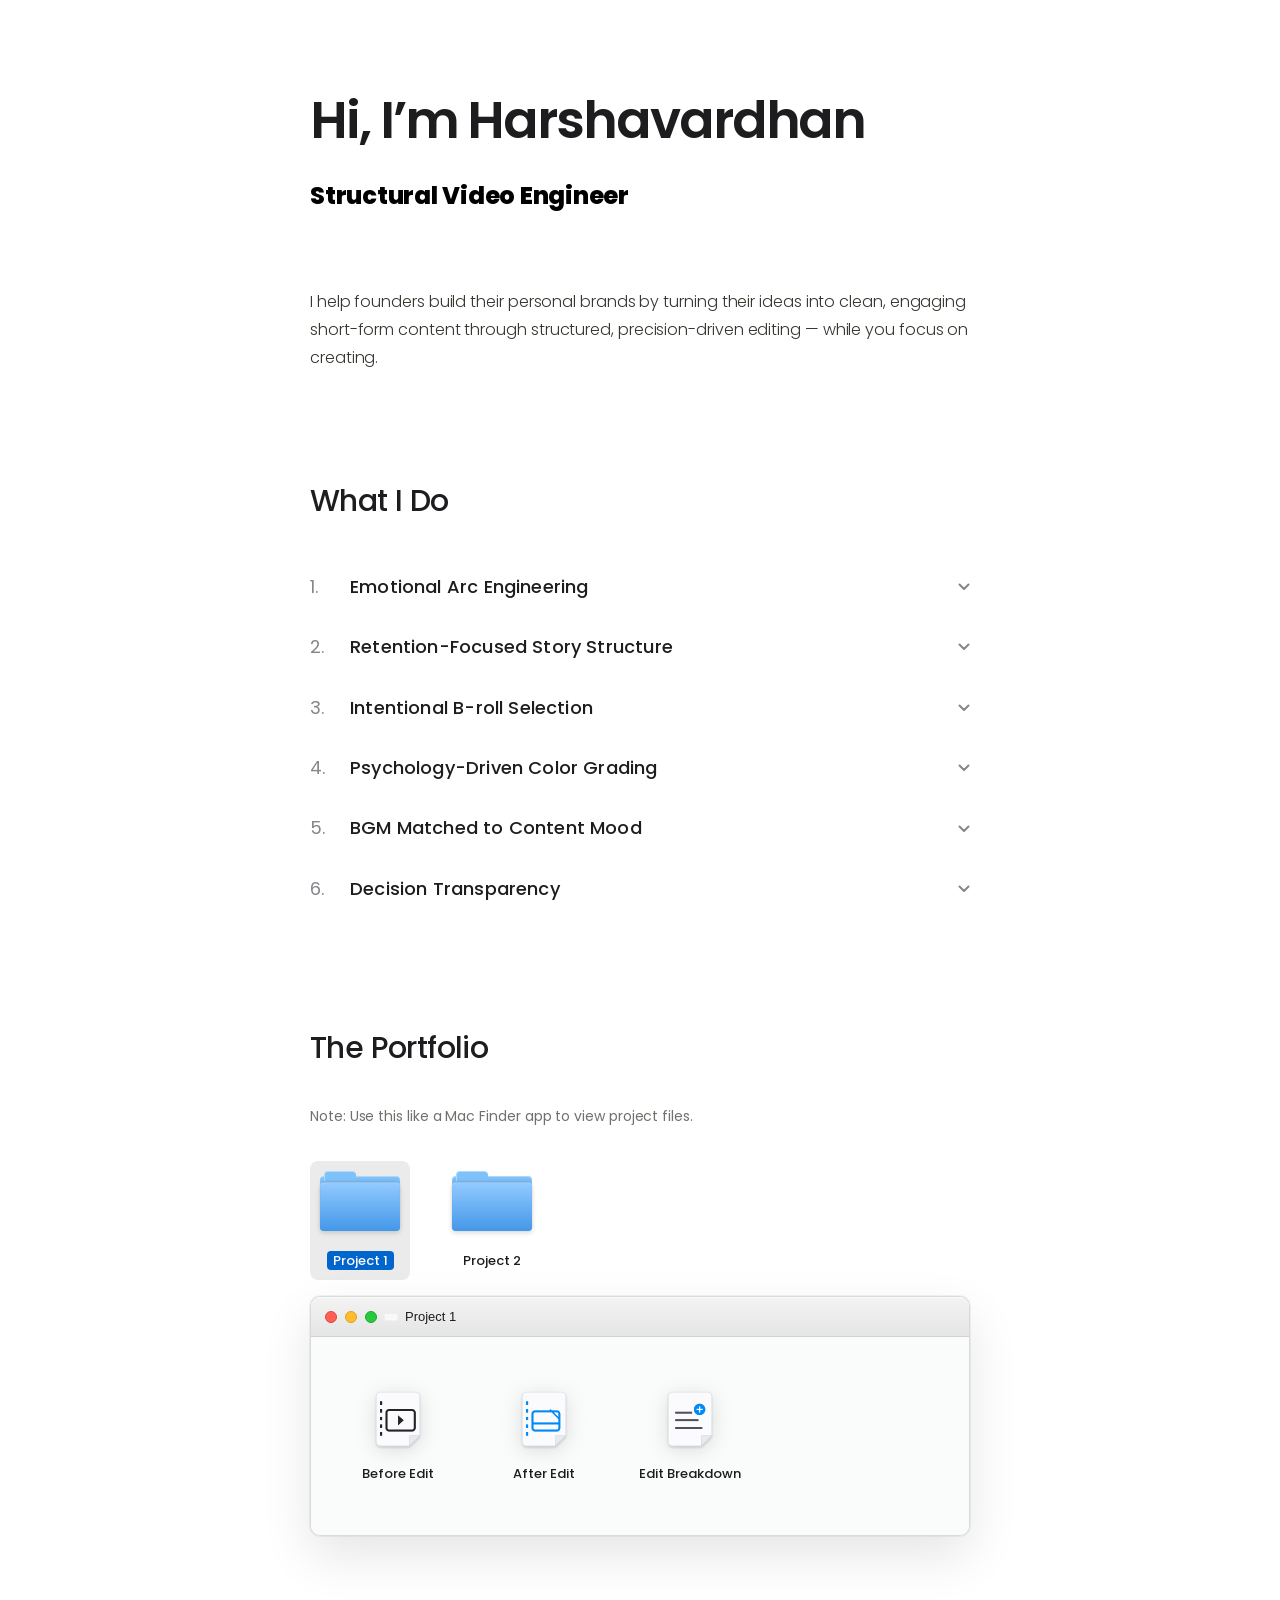
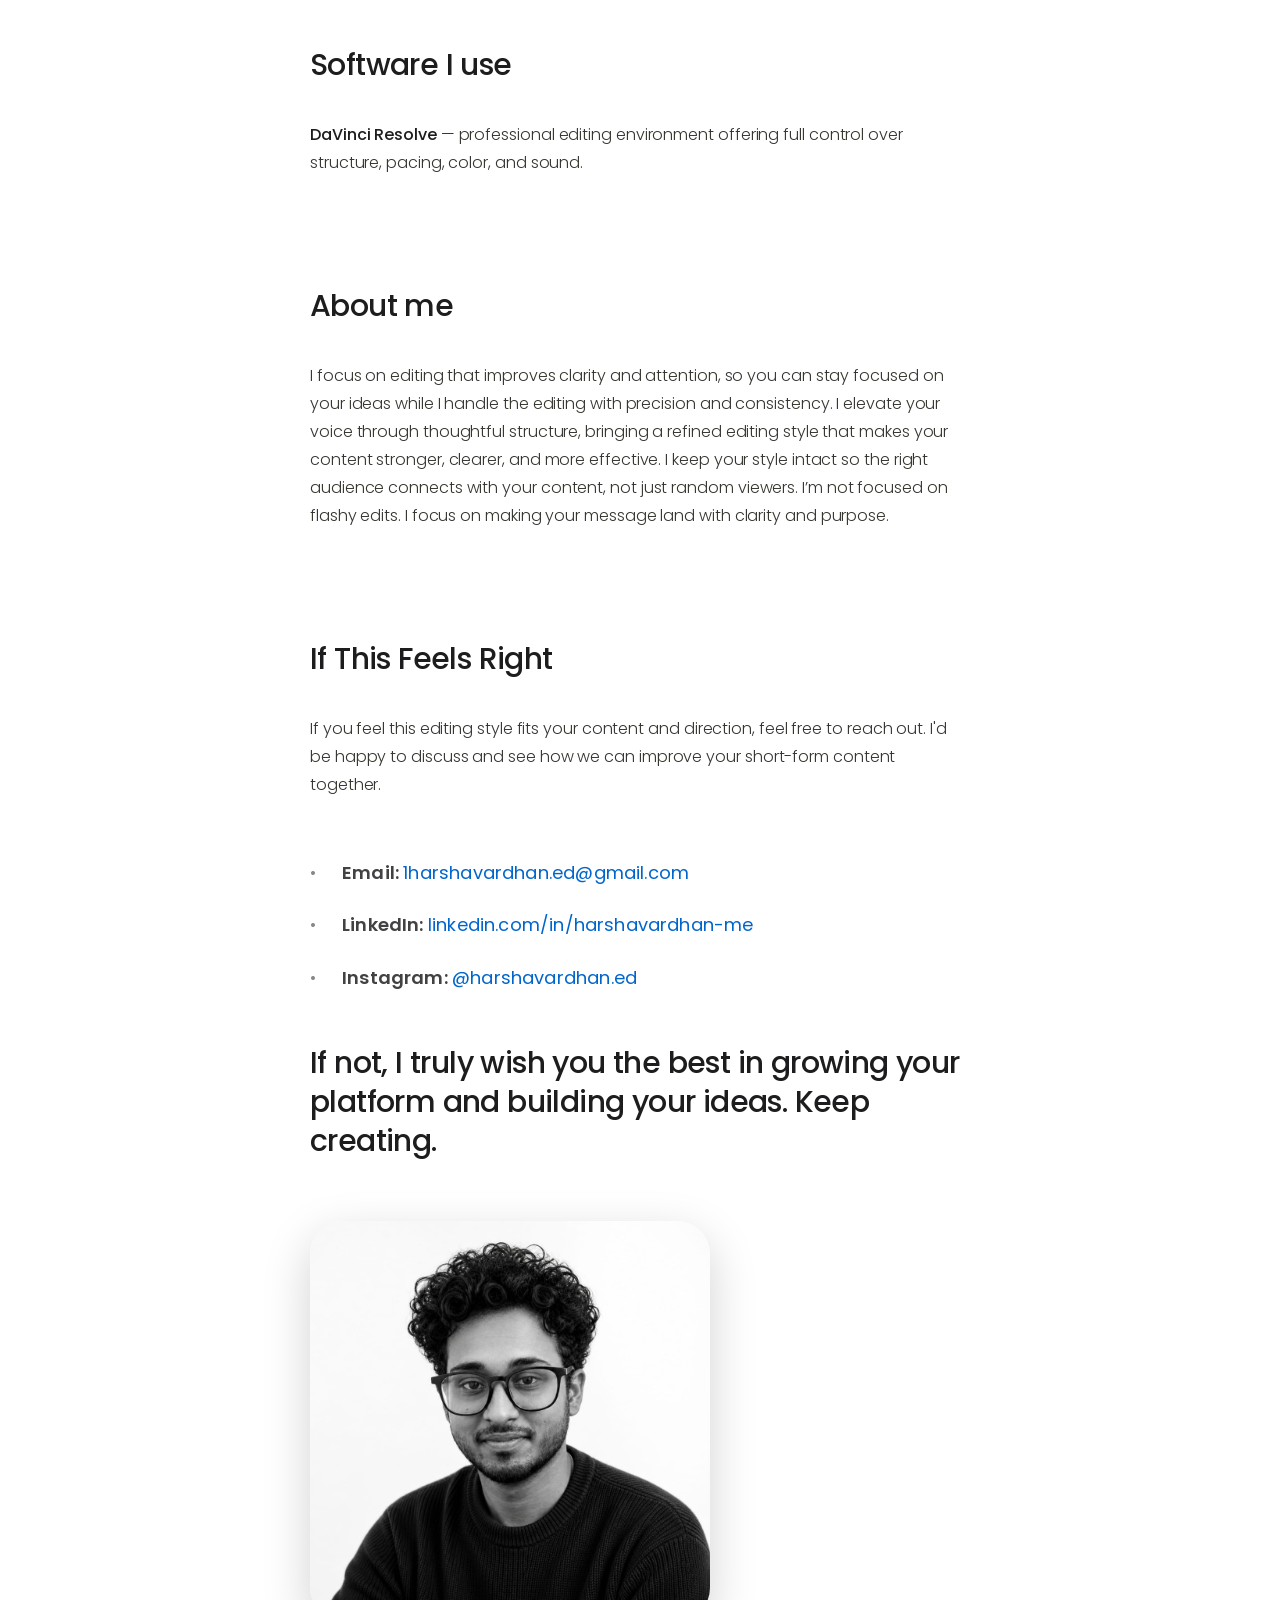
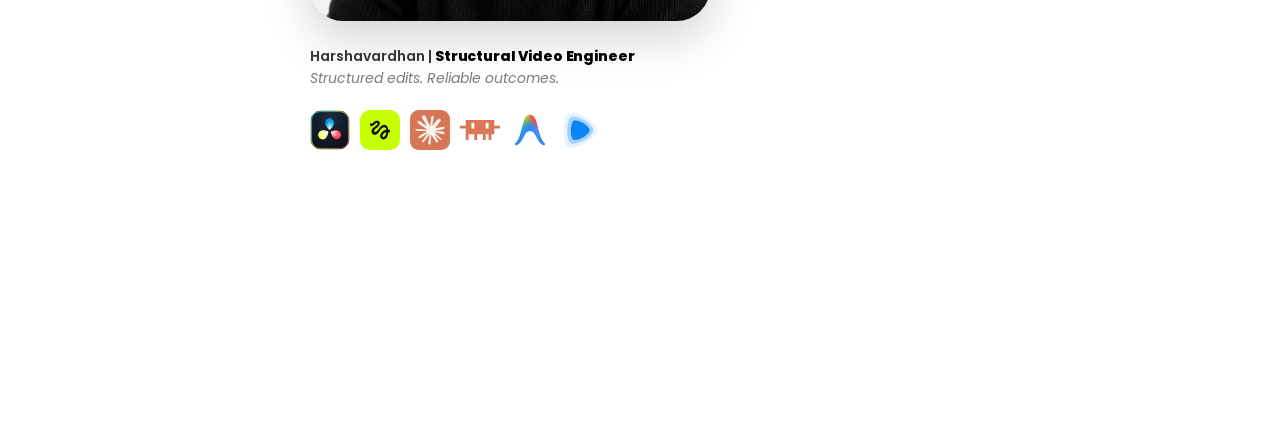
<file: index.html>
<!DOCTYPE html>
<html lang="en">

<head>
    <meta charset="UTF-8">
    <meta name="viewport" content="width=device-width, initial-scale=1.0, maximum-scale=1.0, user-scalable=no">
    <title>Harshavardhan | Structural Video Engineer</title>
    <link rel="icon" type="image/png" sizes="512x512" href="assets/favicon-round.png?v=5">
    <link rel="icon" type="image/png" sizes="32x32" href="assets/favicon-32x32.png?v=5">
    <link rel="icon" type="image/png" href="favicon.png?v=5">
    <link rel="apple-touch-icon" sizes="180x180" href="apple-touch-icon.png?v=5">
    <link rel="shortcut icon" href="favicon.ico?v=5">
    <link rel="preconnect" href="https://fonts.googleapis.com">
    <link rel="preconnect" href="https://fonts.gstatic.com" crossorigin>
    <link
        href="https://fonts.googleapis.com/css2?family=Poppins:ital,wght@0,300;0,400;0,500;0,600;1,300;1,400&display=swap"
        rel="stylesheet">
    <link rel="stylesheet" href="styles.css?v=999">
</head>

<body class="notion-light-theme">
    <!-- SVG Definitions for Mac Folder -->
    <svg style="display: none;">
        <defs>
            <linearGradient id="folderBack" x1="0%" y1="0%" x2="0%" y2="100%">
                <stop offset="0%" stop-color="#73bdf6" />
                <stop offset="100%" stop-color="#499aeb" />
            </linearGradient>
            <linearGradient id="folderFront" x1="0%" y1="0%" x2="0%" y2="100%">
                <stop offset="0%" stop-color="#8fd2ff" />
                <stop offset="100%" stop-color="#5eb3fb" />
            </linearGradient>
            <filter id="folderShadow" x="-10%" y="-10%" width="120%" height="120%">
                <feDropShadow dx="0" dy="1" stdDeviation="1.5" flood-color="#005a9e" flood-opacity="0.2" />
            </filter>
            <linearGradient id="rawVideoBg" x1="10" y1="2" x2="38" y2="46" gradientUnits="userSpaceOnUse">
                <stop offset="0%" stop-color="#cbd5e1" />
                <stop offset="100%" stop-color="#94a3b8" />
            </linearGradient>
            <linearGradient id="rawVideoFold" x1="30" y1="10" x2="38" y2="2" gradientUnits="userSpaceOnUse">
                <stop offset="0%" stop-color="#94a3b8" />
                <stop offset="100%" stop-color="#f1f5f9" />
            </linearGradient>
            <linearGradient id="editedVideoBg" x1="10" y1="2" x2="38" y2="46" gradientUnits="userSpaceOnUse">
                <stop offset="0%" stop-color="#4f46e5" />
                <stop offset="100%" stop-color="#06b6d4" />
            </linearGradient>
            <linearGradient id="editedVideoFold" x1="30" y1="10" x2="38" y2="2" gradientUnits="userSpaceOnUse">
                <stop offset="0%" stop-color="#1e1b4b" opacity="0.5" />
                <stop offset="100%" stop-color="#e0e7ff" />
            </linearGradient>
            <linearGradient id="insightsBg" x1="10" y1="2" x2="38" y2="46" gradientUnits="userSpaceOnUse">
                <stop offset="0%" stop-color="#ffffff" />
                <stop offset="100%" stop-color="#f8fafc" />
            </linearGradient>
            <linearGradient id="insightsFold" x1="30" y1="10" x2="38" y2="2" gradientUnits="userSpaceOnUse">
                <stop offset="0%" stop-color="#e2e8f0" />
                <stop offset="100%" stop-color="#ffffff" />
            </linearGradient>
            <g id="mac-folder">
                <path
                    d="M 5,10 C 2,10 0,12 0,15 L 0,75 C 0,78 2,80 5,80 L 95,80 C 98,80 100,78 100,75 L 100,25 C 100,22 98,20 95,20 L 45,20 L 35,10 Z"
                    fill="url(#folderBack)" />
                <rect x="10" y="18" width="80" height="40" fill="#f8f9fa" rx="2" />
                <path
                    d="M 0,30 C 0,28 2,26 5,26 L 95,26 C 98,26 100,28 100,30 L 100,75 C 100,78 98,80 95,80 L 5,80 C 2,80 0,78 0,75 Z"
                    fill="url(#folderFront)" filter="url(#folderShadow)" />
            </g>
            <g id="rawVideoIcon">
                <path d="M10 4C10 2.89543 10.8954 2 12 2H30L38 10V44C38 45.1046 37.1046 46 36 46H12C10.8954 46 10 45.1046 10 44V4Z" fill="url(#rawVideoBg)" />
                <path d="M30 2V8C30 9.10457 30.8954 10 32 10H38L30 2Z" fill="url(#rawVideoFold)" />
                <rect x="13" y="6" width="3" height="3" rx="0.5" fill="#1e293b" opacity="0.6"/>
                <rect x="13" y="13" width="3" height="3" rx="0.5" fill="#1e293b" opacity="0.6"/>
                <rect x="13" y="20" width="3" height="3" rx="0.5" fill="#1e293b" opacity="0.6"/>
                <rect x="13" y="27" width="3" height="3" rx="0.5" fill="#1e293b" opacity="0.6"/>
                <rect x="13" y="34" width="3" height="3" rx="0.5" fill="#1e293b" opacity="0.6"/>
                <rect x="13" y="41" width="3" height="3" rx="0.5" fill="#1e293b" opacity="0.6"/>
                <path d="M21 18C19.8954 18 19 18.8954 19 20V28C19 29.1046 19.8954 30 21 30H27C28.1046 30 29 29.1046 29 28V20C29 18.8954 28.1046 18 27 18H21ZM31 20.5L34.5 18V30L31 27.5V20.5Z" fill="#0f172a"/>
            </g>
            <g id="editedVideoIcon">
                <path d="M10 4C10 2.89543 10.8954 2 12 2H30L38 10V44C38 45.1046 37.1046 46 36 46H12C10.8954 46 10 45.1046 10 44V4Z" fill="url(#editedVideoBg)" />
                <path d="M30 2V8C30 9.10457 30.8954 10 32 10H38L30 2Z" fill="url(#editedVideoFold)" />
                <rect x="13" y="6" width="3" height="3" rx="0.5" fill="#ffffff" opacity="0.4"/>
                <rect x="13" y="13" width="3" height="3" rx="0.5" fill="#ffffff" opacity="0.4"/>
                <rect x="13" y="20" width="3" height="3" rx="0.5" fill="#ffffff" opacity="0.4"/>
                <rect x="13" y="27" width="3" height="3" rx="0.5" fill="#ffffff" opacity="0.4"/>
                <rect x="13" y="34" width="3" height="3" rx="0.5" fill="#ffffff" opacity="0.4"/>
                <rect x="13" y="41" width="3" height="3" rx="0.5" fill="#ffffff" opacity="0.4"/>
                <circle cx="25" cy="25" r="7" fill="white" fill-opacity="0.2" stroke="white" stroke-width="1.5"/>
                <path d="M23.5 21.5V28.5L28.5 25L23.5 21.5Z" fill="white"/>
                <path d="M33 14C33 15 33.5 16 34.5 16C33.5 16 33 17 33 18C33 17 32.5 16 31.5 16C32.5 16 33 15 33 14Z" fill="#fbbf24"/>
                <path d="M30 35C30 35.5 30.2 36 30.7 36C30.2 36 30 36.5 30 37C30 36.5 29.8 36 29.3 36C29.8 36 30 35.5 30 35Z" fill="#fbbf24"/>
            </g>
            <g id="insightsIcon">
                <path d="M10 4C10 2.89543 10.8954 2 12 2H30L38 10V44C38 45.1046 37.1046 46 36 46H12C10.8954 46 10 45.1046 10 44V4Z" fill="url(#insightsBg)" stroke="#e2e8f0" stroke-width="0.5" />
                <path d="M30 2V8C30 9.10457 30.8954 10 32 10H38L30 2Z" fill="url(#insightsFold)" />
                <rect x="14" y="16" width="20" height="1.5" rx="0.75" fill="#94a3b8" />
                <rect x="14" y="21" width="16" height="1.5" rx="0.75" fill="#94a3b8" />
                <rect x="14" y="26" width="20" height="1.5" rx="0.75" fill="#3b82f6" />
                <rect x="14" y="31" width="12" height="1.5" rx="0.75" fill="#3b82f6" />
                <rect x="14" y="36" width="18" height="1.5" rx="0.75" fill="#94a3b8" />
            </g>
        </defs>
    </svg>

    <div class="notion-app-inner">


        <main class="notion-page">

            <h1 class="notion-title">Hi, I’m Harshavardhan</h1>
            <h2 class="notion-subtitle">Structural Video Engineer</h2>
            <div class="notion-page-content">
                <div class="notion-text">I help founders build their personal brands by turning their ideas into clean, engaging
                    short-form content through structured, precision-driven editing — while you focus on creating.</div>

                <h2 class="notion-h2">What I Do</h2>
                <div class="notion-accordion">
                    <div class="notion-accordion-item">
                        <div class="notion-accordion-header">
                            <span class="notion-list-number">1.</span>
                            <div class="notion-list-text"><strong>Emotional Arc Engineering</strong></div>
                            <div class="accordion-icon"><svg viewBox="0 0 12 8" fill="none"
                                    xmlns="http://www.w3.org/2000/svg">
                                    <path d="M1.5 1.5L6 6L10.5 1.5" stroke="currentColor" stroke-width="2"
                                        stroke-linecap="round" stroke-linejoin="round" />
                                </svg></div>
                        </div>
                        <div class="notion-accordion-body">
                            <div class="notion-accordion-content">
                                <p>Every video is structured to take the viewer on a deliberate emotional journey — from
                                    hook to resolution.</p>
                            </div>
                        </div>
                    </div>

                    <div class="notion-accordion-item">
                        <div class="notion-accordion-header">
                            <span class="notion-list-number">2.</span>
                            <div class="notion-list-text"><strong>Retention-Focused Story Structure</strong></div>
                            <div class="accordion-icon"><svg viewBox="0 0 12 8" fill="none"
                                    xmlns="http://www.w3.org/2000/svg">
                                    <path d="M1.5 1.5L6 6L10.5 1.5" stroke="currentColor" stroke-width="2"
                                        stroke-linecap="round" stroke-linejoin="round" />
                                </svg></div>
                        </div>
                        <div class="notion-accordion-body">
                            <div class="notion-accordion-content">
                                <p>Raw footage restructured into a narrative that keeps viewers watching until the last
                                    second.</p>
                            </div>
                        </div>
                    </div>

                    <div class="notion-accordion-item">
                        <div class="notion-accordion-header">
                            <span class="notion-list-number">3.</span>
                            <div class="notion-list-text"><strong>Intentional B-roll Selection</strong></div>
                            <div class="accordion-icon"><svg viewBox="0 0 12 8" fill="none"
                                    xmlns="http://www.w3.org/2000/svg">
                                    <path d="M1.5 1.5L6 6L10.5 1.5" stroke="currentColor" stroke-width="2"
                                        stroke-linecap="round" stroke-linejoin="round" />
                                </svg></div>
                        </div>
                        <div class="notion-accordion-body">
                            <div class="notion-accordion-content">
                                <p>Every clip chosen for how it makes the viewer feel — not just what it shows.</p>
                            </div>
                        </div>
                    </div>

                    <div class="notion-accordion-item">
                        <div class="notion-accordion-header">
                            <span class="notion-list-number">4.</span>
                            <div class="notion-list-text"><strong>Psychology-Driven Color Grading</strong></div>
                            <div class="accordion-icon"><svg viewBox="0 0 12 8" fill="none"
                                    xmlns="http://www.w3.org/2000/svg">
                                    <path d="M1.5 1.5L6 6L10.5 1.5" stroke="currentColor" stroke-width="2"
                                        stroke-linecap="round" stroke-linejoin="round" />
                                </svg></div>
                        </div>
                        <div class="notion-accordion-body">
                            <div class="notion-accordion-content">
                                <p>Color graded to build trust, create mood, and reinforce the emotional tone of each
                                    moment.</p>
                            </div>
                        </div>
                    </div>

                    <div class="notion-accordion-item">
                        <div class="notion-accordion-header">
                            <span class="notion-list-number">5.</span>
                            <div class="notion-list-text"><strong>BGM Matched to Content Mood</strong></div>
                            <div class="accordion-icon"><svg viewBox="0 0 12 8" fill="none"
                                    xmlns="http://www.w3.org/2000/svg">
                                    <path d="M1.5 1.5L6 6L10.5 1.5" stroke="currentColor" stroke-width="2"
                                        stroke-linecap="round" stroke-linejoin="round" />
                                </svg></div>
                        </div>
                        <div class="notion-accordion-body">
                            <div class="notion-accordion-content">
                                <p>Music selected and layered to prime the viewer's emotional state before a single word
                                    lands.</p>
                            </div>
                        </div>
                    </div>

                    <div class="notion-accordion-item">
                        <div class="notion-accordion-header">
                            <span class="notion-list-number">6.</span>
                            <div class="notion-list-text"><strong>Decision Transparency</strong></div>
                            <div class="accordion-icon"><svg viewBox="0 0 12 8" fill="none"
                                    xmlns="http://www.w3.org/2000/svg">
                                    <path d="M1.5 1.5L6 6L10.5 1.5" stroke="currentColor" stroke-width="2"
                                        stroke-linecap="round" stroke-linejoin="round" />
                                </svg></div>
                        </div>
                        <div class="notion-accordion-body">
                            <div class="notion-accordion-content">
                                <p>Every edit comes with a breakdown document explaining what I did, why I did it, and
                                    what it delivers for your content.</p>
                            </div>
                        </div>
                    </div>
                </div>

                <h2 class="notion-h2">The Portfolio</h2>
                <div class="notion-text"
                    style="margin-bottom: 32px; font-size: 14px; opacity: 0.7; font-weight: 400;">
                    Note: Use this like a Mac Finder app to view project files.
                </div>
                <div class="portfolio-grid" id="portfolio-grid">

                    <!-- Top-Level Project Folders -->
                    <div class="mac-folders-row">
                        <div class="mac-folder-trigger active" data-target="project1-window">
                            <div class="css-mac-folder">
                                <div class="css-mac-folder-tab"></div>
                            </div>
                            <span class="mac-folder-trigger-text">Project 1</span>
                        </div>

                        <div class="mac-folder-trigger" data-target="project2-window">
                            <div class="css-mac-folder">
                                <div class="css-mac-folder-tab"></div>
                            </div>
                            <span class="mac-folder-trigger-text">Project 2</span>
                        </div>
                    </div>

                    <!-- Project 1 Window -->
                    <div class="mac-window open" id="project1-window">
                        <div class="mac-titlebar">
                            <div class="mac-dots">
                                <span class="mac-dot red close-btn"></span>
                                <span class="mac-dot yellow"></span>
                                <span class="mac-dot green"></span>
                            </div>
                            <div class="mac-title-path">
                                <svg viewBox="0 0 100 80" class="mac-title-folder-icon">
                                    <use href="#mac-folder"></use>
                                </svg>
                                <span class="mac-title-text">Project 1</span>
                            </div>
                        </div>
                        <div class="mac-body">
                            <a href="#" class="mac-file video-link" data-video="videos/before_edit.mp4" data-next="videos/after_edit.mp4">
                                <div class="mac-file-icon">
                                    <img src="assets/before-edit-icon.png" alt="Before Edit" class="mac-file-img">
                                </div>
                                <span class="mac-file-text">Before Edit</span>
                            </a>
                            <a href="#" class="mac-file video-link" data-video="videos/after_edit.mp4" data-next="videos/before_edit.mp4" data-aspect="portrait">
                                <div class="mac-file-icon">
                                    <img src="assets/after-edit-icon.png" alt="After Edit" class="mac-file-img">
                                </div>
                                <span class="mac-file-text">After Edit</span>
                            </a>
                            <a href="#" class="mac-file text-link" data-content-id="insights-project1">
                                <div class="mac-file-icon">
                                    <img src="assets/edit-breakdown-icon.png" alt="Edit Breakdown" class="mac-file-img">
                                </div>
                                <span class="mac-file-text">Edit Breakdown</span>
                            </a>
                        </div>
                    </div>

                    <!-- Project 2 Window -->
                    <div class="mac-window" id="project2-window">
                        <div class="mac-titlebar">
                            <div class="mac-dots">
                                <span class="mac-dot red close-btn"></span>
                                <span class="mac-dot yellow"></span>
                                <span class="mac-dot green"></span>
                            </div>
                            <div class="mac-title-path">
                                <svg viewBox="0 0 100 80" class="mac-title-folder-icon">
                                    <use href="#mac-folder"></use>
                                </svg>
                                <span class="mac-title-text">Project 2</span>
                            </div>
                        </div>
                        <div class="mac-body">
                            <a href="#" class="mac-file video-link" data-video="videos/before_edit_p2.mp4" data-next="videos/after_edit_p2.mp4">
                                <div class="mac-file-icon">
                                    <img src="assets/before-edit-icon.png" alt="Before Edit" class="mac-file-img">
                                </div>
                                <span class="mac-file-text">Before Edit</span>
                            </a>
                            <a href="#" class="mac-file video-link" data-video="videos/after_edit_p2.mp4" data-next="videos/before_edit_p2.mp4" data-aspect="portrait">
                                <div class="mac-file-icon">
                                    <img src="assets/after-edit-icon.png" alt="After Edit" class="mac-file-img">
                                </div>
                                <span class="mac-file-text">After Edit</span>
                            </a>
                            <a href="#" class="mac-file text-link" data-content-id="insights-project2">
                                <div class="mac-file-icon">
                                    <img src="assets/edit-breakdown-icon.png" alt="Edit Breakdown" class="mac-file-img">
                                </div>
                                <span class="mac-file-text">Edit Breakdown</span>
                            </a>
                        </div>
                    </div>
                </div>

                <h2 class="notion-h2">Software I use</h2>
                <div class="notion-text"><strong>DaVinci Resolve</strong> — professional editing
                    environment offering full control over structure, pacing, color, and sound.</div>

            <h2 class="notion-h2">About me</h2>
            <div class="notion-text">I focus on editing that improves clarity and attention, so you can stay focused on your ideas while I handle the editing with precision and consistency. I elevate your voice through thoughtful structure, bringing a refined editing style that makes your content stronger, clearer, and more effective. I keep your style intact so the right audience connects with your content, not just random viewers. I’m not focused on flashy edits. I focus on making your message land with clarity and purpose.</div>

            <h2 class="notion-h2">If This Feels Right</h2>
            <div class="notion-text">If you feel this editing style fits your content and direction, feel free
                to reach out. I'd be happy to discuss and see how we can improve your short-form content
                together.</div>

            <ul class="notion-bulleted-list">
                <li class="notion-list-item">
                    <span class="notion-list-bullet">•</span>
                    <div class="notion-list-text">Email: <a href="mailto:1harshavardhan.ed@gmail.com"
                            class="notion-link">1harshavardhan.ed@gmail.com</a></div>
                </li>
                <li class="notion-list-item">
                    <span class="notion-list-bullet">•</span>
                    <div class="notion-list-text">LinkedIn: <a href="https://www.linkedin.com/in/harshavardhan-me"
                            target="_blank" class="notion-link">linkedin.com/in/harshavardhan-me</a></div>
                </li>
                <li class="notion-list-item">
                    <span class="notion-list-bullet">•</span>
                    <div class="notion-list-text">Instagram: <a href="https://instagram.com/harshavardhan.ed"
                            target="_blank" class="notion-link">@harshavardhan.ed</a></div>
                </li>
            </ul>

            <h2 class="notion-h2" style="margin-top: 0 !important; margin-bottom: 2em;">If not, I truly wish you the
                best
                in growing your platform and building your ideas. Keep creating.</h2>

            <div class="profile-section">
                <img class="profile-image" src="assets/portfolio-imgg.png" alt="Profile Image" draggable="false">
                <div class="profile-caption">
                    <span class="profile-name">Harshavardhan | <span class="profile-title">
                            Structural Video Engineer</span></span><br>
                    <span class="profile-tagline">Structured edits. Reliable outcomes.</span>
                </div>
                <div class="tool-logos">
                    <!-- 1. DaVinci Resolve -->
                    <div class="tool-logo" tabindex="0">
                        <img src="assets/icons8-davinci-resolve.svg?v=3" alt="DaVinci Resolve">
                        <div class="tool-tooltip">
                            <div class="tool-tooltip-title">DaVinci Resolve</div>
                            <div class="tool-tooltip-desc">Core editing software. Used for complete video pacing, color grading, sound, and final delivery.</div>
                        </div>
                    </div>

                    <!-- 2. Higgsfield AI -->
                    <div class="tool-logo" tabindex="0">
                        <img src="assets/higgsfield-ai-icon.svg?v=2" alt="Higgsfield AI">
                        <div class="tool-tooltip">
                            <div class="tool-tooltip-title">Higgsfield AI</div>
                            <div class="tool-tooltip-desc">AI motion assistant. Used to brainstorm B-roll concepts, motion layout ideas, and pacing flows.</div>
                        </div>
                    </div>

                    <!-- 3. Claude AI -->
                    <div class="tool-logo" tabindex="0">
                        <img src="assets/claude-ai-icon.svg" alt="Claude AI">
                        <div class="tool-tooltip">
                            <div class="tool-tooltip-title">Claude AI</div>
                            <div class="tool-tooltip-desc">AI script assistant. Brainstorms story directions, dialogue formats, and hooks to speed up pre-editing.</div>
                        </div>
                    </div>

                    <!-- 4. Claude Code -->
                    <div class="tool-logo" tabindex="0">
                        <img src="assets/claude-code-icon.svg?v=2" alt="Claude Code">
                        <div class="tool-tooltip">
                            <div class="tool-tooltip-title">Claude Code</div>
                            <div class="tool-tooltip-desc">AI development helper. Codes custom interactive video review layouts and automates local directories.</div>
                        </div>
                    </div>

                    <!-- 5. Antigravity -->
                    <div class="tool-logo" tabindex="0">
                        <img src="assets/antigravity.jpg" alt="Anti Gravity">
                        <div class="tool-tooltip">
                            <div class="tool-tooltip-title">Anti Gravity</div>
                            <div class="tool-tooltip-desc">AI design assistant. Generates visual layout ideas, draft mockups, and interactive page templates.</div>
                        </div>
                    </div>

                    <!-- 6. Remotion -->
                    <div class="tool-logo" tabindex="0">
                        <img src="assets/remotion.png" alt="Remotion">
                        <div class="tool-tooltip">
                            <div class="tool-tooltip-title">Remotion</div>
                            <div class="tool-tooltip-desc">AI motion helper. Programmatically renders recurring titles, visual overlay structures, and assets.</div>
                        </div>
                    </div>
                </div>
            </div>
    </div>
    </main>
    </div>

    <!-- Video Popup -->
    <div id="video-popup" class="video-popup">
        <div class="popup-content">
            <span class="close-video">&times;</span>
            <video id="popup-video" controls playsinline webkit-playsinline preload="metadata" x-webkit-airplay="allow"></video>
            <button id="next-video-btn" class="next-video-btn">Next Video ⏭</button>
        </div>
    </div>

    <!-- Text Popup -->
    <div id="text-popup" class="text-popup">
        <div class="text-popup-content">
            <div class="mac-window">
                <div class="mac-titlebar">
                    <div class="mac-dots">
                        <span class="mac-dot red close-text"></span>
                        <span class="mac-dot yellow"></span>
                        <span class="mac-dot green"></span>
                    </div>
                    <div class="mac-title" id="text-popup-title">Editing Breakdown</div>
                </div>
                <div class="text-body" id="text-popup-body">
                    <!-- Content injected by JS -->
                </div>
            </div>
        </div>
    </div>

    <!-- Hidden Data for Text Popups -->
    <script type="text/plain"
        id="insights-project1">Editing Breakdown 

Hook

Started with a strong statement (“I don’t believe…”) to create immediate clarity and curiosity.
This type of opening triggers attention because it challenges a common belief and creates an open loop in the viewer’s mind.

⸻

Color & Visual Tone

Used a consistent warm tone (orange/yellow) across B-roll and text to maintain visual unity.
This creates a cinematic feel and subtly signals seriousness and value, making the content feel more meaningful without being overwhelming.

⸻

B-roll Usage

B-roll is placed based on the narrative to visually support what is being said.
It helps the viewer understand the idea faster and keeps attention without distracting from the message.

⸻

Minimal Visual Moments

Added simple, clean visual elements (inspired by cinematic styles) to create curiosity and pause points.
These moments give viewers a break while also pulling them deeper into the content.

⸻

Background Music (BGM)

Music starts subtle to set the mood and gradually builds with the content.
It supports emotional engagement and reinforces the final message without overpowering the video.

⸻

Pacing & Cuts

Cuts are kept tight to remove unnecessary pauses while maintaining natural flow.
This keeps the video engaging and easy to follow from start to finish.

⸻

Overall Intent

The focus is not on flashy editing, but on clarity, attention, and making the message land effectively while keeping the viewer engaged.</script>
 
    <script type="text/plain"
        id="insights-project2">Editing Insight — Day in the Life

Hook & Structure

Restructured the sequence by bringing a strong visual moment forward to act as the hook.
The opening instantly sets context (“Day in my life…”) and makes the viewer understand what they’re about to watch.

⸻

Narrative Flow

Followed a clear time-based progression to keep the video grounded and easy to follow.
This helps the viewer stay connected from morning to night without confusion.

⸻

Visual Design & Pacing

Aligned cuts with the background music to create a smooth rhythm.
Used a mix of wide, mid, and close shots to maintain visual interest throughout.

⸻

Typography & Clarity

Used clean, centered text to replace dialogue and guide the viewer.
Text acts as both context and storytelling, keeping everything simple and readable.

⸻

Color & Tone

Applied a consistent tone across the video to create a cohesive and cinematic feel.
This keeps the visuals clean and slightly more refined without overdoing it.

⸻

Mood & Music

Selected music that matches the lifestyle tone and builds naturally with the video.
It supports the story and keeps the experience consistent.

⸻

Engagement & Attention

Used subtle changes in visuals and pacing to prevent monotony.
The goal is to keep attention without relying on heavy effects.

⸻

Overall Approach

This edit is driven by structure, text, and rhythm rather than dialogue.
The focus is on clarity, consistency, and making the content feel clean and engaging.</script>

    <script type="text/plain"
        id="insights-project3">Editing Insight — Narrative Explainer

Hook & Visual Pacing

Opened with a high-contrast visual and an intriguing question to hook the viewer within the first 2 seconds.
The pace of the cuts is synchronized with the vocal cadence to maintain a high level of engagement.

⸻

Color Grading & Atmosphere

Applied a cool, corporate-cinematic color grade to establish professionalism and authority.
Highlights are soft, and contrast is adjusted to keep the presentation clean and modern.

⸻

B-roll & Sound Design

Used contextually relevant B-roll to visually explain abstract concepts.
Subtle sound effects (swooshes, clicks, and paper slides) are added to make visual transitions feel tactile and satisfying.

⸻

Engagement & Retention

Text and graphic overlays are timed precisely to reinforce key takeaways, helping the audience retain information effortlessly.</script>

    <script>
        function initPortfolio() {
            const triggers = document.querySelectorAll('.mac-folder-trigger');
            const windows = document.querySelectorAll('.mac-window');
            const closeBtns = document.querySelectorAll('.close-btn');

            function closeAllWindows() {
                windows.forEach(win => win.classList.remove('open'));
                triggers.forEach(trig => trig.classList.remove('active'));
            }

            // Click on top-level folder to open window
            triggers.forEach(trigger => {
                trigger.addEventListener('click', (e) => {
                    e.preventDefault();
                    e.stopPropagation();
                    const targetId = trigger.getAttribute('data-target');
                    const targetWindow = document.getElementById(targetId);
                    if (!targetWindow) return;

                    // If already open, close it (toggle behavior)
                    if (targetWindow.classList.contains('open')) {
                        closeAllWindows();
                        return;
                    }

                    closeAllWindows(); // Close previously opened windows
                    trigger.classList.add('active'); // highlight folder
                    targetWindow.classList.add('open'); // open window
                });
            });

            // Click red dot to close
            closeBtns.forEach(btn => {
                btn.addEventListener('click', (e) => {
                    e.stopPropagation();
                    closeAllWindows();
                });
            });


            // Video Popup Logic
            const videoLinks = document.querySelectorAll('.video-link');
            const videoPopup = document.getElementById('video-popup');
            const popupVideo = document.getElementById('popup-video');
            const closeVideoBtn = document.querySelector('.close-video');
            const nextVideoBtn = document.getElementById('next-video-btn');

            let currentNextVideoSrc = '';

            videoLinks.forEach(link => {
                link.addEventListener('click', (e) => {
                    e.preventDefault();
                    openVideoLink(link);
                });
            });

            function openVideoLink(link) {
                const videoSrc = link.getAttribute('data-video');
                const aspect = link.getAttribute('data-aspect');
                currentNextVideoSrc = link.getAttribute('data-next');

                if (videoSrc) {
                    // Reset video completely
                    popupVideo.pause();
                    popupVideo.removeAttribute('src');
                    popupVideo.innerHTML = '';

                    if (aspect === 'portrait') {
                        videoPopup.classList.add('is-portrait');
                    } else {
                        videoPopup.classList.remove('is-portrait');
                    }

                    videoPopup.classList.add('show');
                    document.body.classList.add('no-scroll');

                    // Use direct src (more reliable on iOS Safari than <source> elements)
                    popupVideo.src = videoSrc;
                    popupVideo.load();

                    // Wait for video to be ready before playing (iOS requirement)
                    var playHandler = function() {
                        popupVideo.removeEventListener('canplay', playHandler);
                        var playPromise = popupVideo.play();
                        if (playPromise !== undefined) {
                            playPromise.catch(function(e) {
                                console.log('Playback requires user interaction:', e);
                            });
                        }
                    };
                    popupVideo.addEventListener('canplay', playHandler);

                    // Fallback: if canplay doesn't fire within 3s, try playing anyway
                    setTimeout(function() {
                        if (popupVideo.paused && popupVideo.src) {
                            popupVideo.play().catch(function() {});
                        }
                    }, 3000);
                }
            }

            function closePopup() {
                if (videoPopup) {
                    videoPopup.classList.remove('show');
                    videoPopup.classList.remove('is-portrait');
                }
                document.body.classList.remove('no-scroll');
                if (popupVideo) {
                    popupVideo.pause();
                    popupVideo.removeAttribute('src');
                    popupVideo.load(); // Reset the video element on iOS
                }
            }

            if (closeVideoBtn) closeVideoBtn.addEventListener('click', closePopup);

            if (videoPopup) {
                videoPopup.addEventListener('click', (e) => {
                    if (e.target === videoPopup) {
                        closePopup();
                    }
                });
            }

            if (nextVideoBtn) {
                nextVideoBtn.addEventListener('click', () => {
                    if (currentNextVideoSrc) {
                        const nextLink = Array.from(videoLinks).find(l => l.getAttribute('data-video') === currentNextVideoSrc);
                        if (nextLink) {
                            openVideoLink(nextLink);
                        } else {
                            popupVideo.pause();
                            popupVideo.src = currentNextVideoSrc;
                            popupVideo.load();
                            var nextPlayHandler = function() {
                                popupVideo.removeEventListener('canplay', nextPlayHandler);
                                popupVideo.play().catch(function() {});
                            };
                            popupVideo.addEventListener('canplay', nextPlayHandler);
                        }
                    }
                });
            }

            // Text Popup Logic
            const textLinks = document.querySelectorAll('.text-link');
            const textPopup = document.getElementById('text-popup');
            const textPopupBody = document.getElementById('text-popup-body');
            const closeTextBtn = document.querySelector('.close-text');

            textLinks.forEach(link => {
                link.addEventListener('click', (e) => {
                    e.preventDefault();
                    const contentId = link.getAttribute('data-content-id');
                    const filePath = link.getAttribute('data-file');

                    if (contentId) {
                        const contentElement = document.getElementById(contentId);
                        if (contentElement) {
                            textPopupBody.textContent = contentElement.textContent.trim();
                            textPopup.classList.add('show');
                            document.body.classList.add('no-scroll');
                        }
                    } else if (filePath) {
                        textPopupBody.textContent = 'Loading insights...';
                        textPopup.classList.add('show');
                        document.body.classList.add('no-scroll');

                        fetch(filePath)
                            .then(response => {
                                if (!response.ok) throw new Error('File not found');
                                return response.text();
                            })
                            .then(text => {
                                textPopupBody.textContent = text;
                            })
                            .catch(err => {
                                textPopupBody.textContent = 'Error loading content. Please check if the file exists.';
                                console.error(err);
                            });
                    }
                });
            });

            function closeTextPopup() {
                if (textPopup) textPopup.classList.remove('show');
                document.body.classList.remove('no-scroll');
                setTimeout(() => {
                    if (textPopupBody) textPopupBody.textContent = '';
                }, 300);
            }

            if (closeTextBtn) closeTextBtn.addEventListener('click', closeTextPopup);

            if (textPopup) {
                textPopup.addEventListener('click', (e) => {
                    if (e.target === textPopup) {
                        closeTextPopup();
                    }
                });
            }

            // Prevent right-click on profile image for security
            const profileImage = document.querySelector('.profile-image');
            if (profileImage) {
                profileImage.addEventListener('contextmenu', (e) => {
                    e.preventDefault();
                });
            }

            // Notion Accordion Logic
            const accordionItems = document.querySelectorAll('.notion-accordion-item');
            let isTouchDevice = false;

            // Detect touch interaction
            window.addEventListener('touchstart', () => {
                isTouchDevice = true;
            }, { passive: true, once: true });

            accordionItems.forEach(item => {
                const header = item.querySelector('.notion-accordion-header');
                const body = item.querySelector('.notion-accordion-body');
                const content = item.querySelector('.notion-accordion-content');

                const toggle = (forceOpen = null) => {
                    const currentlyOpen = item.classList.contains('active');
                    const shouldOpen = forceOpen !== null ? forceOpen : !currentlyOpen;

                    if (shouldOpen) {
                        if (currentlyOpen) return;
                        accordionItems.forEach(other => {
                            if (other !== item && other.classList.contains('active')) {
                                other.classList.remove('active');
                                other.querySelector('.notion-accordion-body').style.height = '0';
                            }
                        });
                        item.classList.add('active');
                        if (body && content) body.style.height = content.offsetHeight + 'px';
                    } else {
                        if (!currentlyOpen) return;
                        item.classList.remove('active');
                        if (body) body.style.height = '0';
                    }
                };

                if (header) {
                    header.addEventListener('click', (e) => {
                        // Prevent any potential double-triggering
                        e.preventDefault();
                        toggle();
                    });

                    // Only add mouseenter for non-touch devices
                    header.addEventListener('mouseenter', () => {
                        if (!isTouchDevice) {
                            toggle(true);
                        }
                    });
                }
            });

            // Prevent browser zoom (Ctrl+Wheel, Ctrl+Plus/Minus)
            document.addEventListener('wheel', (e) => {
                if (e.ctrlKey) {
                    e.preventDefault();
                }
            }, { passive: false });

            document.addEventListener('keydown', (e) => {
                if (e.ctrlKey && (e.key === '+' || e.key === '-' || e.key === '=')) {
                    e.preventDefault();
                }
            });

            // Tool Logos Mobile Touch/Tap Support
            const toolLogos = document.querySelectorAll('.tool-logo');
            toolLogos.forEach(logo => {
                logo.addEventListener('click', (e) => {
                    e.stopPropagation();
                    const wasActive = logo.classList.contains('active');
                    
                    // Close all tooltips first
                    toolLogos.forEach(l => l.classList.remove('active'));
                    
                    // Toggle active class on this one
                    if (!wasActive) {
                        logo.classList.add('active');
                    }
                });
            });

            // Close all tooltips when clicking anywhere else on the document
            document.addEventListener('click', () => {
                toolLogos.forEach(l => l.classList.remove('active'));
            });
        }

        if (document.readyState === 'loading') {
            document.addEventListener('DOMContentLoaded', initPortfolio);
        } else {
            initPortfolio();
        }
    </script>
</body>

</html>
<!-- Build Update: 2026-07-29T12:37:00 -->
</file>
<file: styles.css>
/* styles.css */
/* Premium Spacious Typography - Apple Inspired */
:root {
    --notion-bg: #ffffff;
    --notion-text: #1d1d1f;
    /* Apple dark gray */
    --notion-gray: #86868b;
    --notion-light-gray: rgba(0, 0, 0, 0.08);
    --notion-light-bg: #f5f5f7;
    --notion-select: rgba(0, 125, 250, 0.2);
    --notion-border: rgba(0, 0, 0, 0.1);
    --notion-font: 'Poppins', sans-serif;
}

* {
    box-sizing: border-box;
    margin: 0;
    padding: 0;
    -webkit-tap-highlight-color: transparent;
    overflow-wrap: break-word;
    word-break: normal;
    hyphens: none;
}

::selection {
    background: var(--notion-select);
}

html,
body {
    background-color: #ffffff !important;
}

body.notion-light-theme {
    font-family: var(--notion-font);
    color: var(--notion-text);
    background-color: #ffffff;
    line-height: 1.8;
    font-size: 18px;
    -webkit-font-smoothing: antialiased;
    -moz-osx-font-smoothing: grayscale;
}

/* Prevent scrolling when popup is open */
body.no-scroll {
    overflow: hidden;
}

/* Page Layout */
.notion-app-inner {
    width: 100%;
    min-height: 100vh;
    display: flex;
    flex-direction: column;
    align-items: center;
    overflow-x: hidden;
}

.notion-cover-wrapper {
    width: 100%;
    height: 35vh;
    /* Slightly taller for more breathing room */
    overflow: hidden;
    position: relative;
    background: #f5f5f7;
}

.notion-page-cover {
    width: 100%;
    height: 100%;
    object-fit: cover;
    object-position: center 50%;
    display: block;
}

.notion-page {
    width: 100%;
    max-width: 740px;
    /* Optimal reading width for maximum elegance */
    margin: 0 auto;
    padding: 0 40px 25vh;
    display: flex;
    flex-direction: column;
}

@media (max-width: 768px) {
    .notion-page {
        padding: 0 24px 20vh;
    }

    .notion-title {
        font-size: 42px !important;
        margin-top: 80px !important;
        margin-bottom: 16px !important;
    }

    .notion-h2 {
        font-size: 26px !important;
        margin-top: 96px !important;
        margin-bottom: 24px !important;
    }
}

@media (max-width: 364px) {
    .notion-title {
        font-size: 40px !important;
    }

    .notion-subtitle {
        font-size: 20px !important;
    }
}

.notion-icon-container {
    height: 0;
    width: 100%;
    display: block;
}

.notion-icon {
    width: 140px;
    /* Slightly larger icon */
    height: 140px;
    border-radius: 50%;
    /* Apple style circular profile pic */
    position: relative;
    top: -70px;
    background: white;
    box-shadow: 0 8px 24px rgba(0, 0, 0, 0.08);
    /* Soft elegant shadow */
    border: 4px solid #fff;
    object-fit: contain;
}

/* Typography elements - Generous White Space, Thin Weight & Left Aligned */
.notion-title {
    font-size: 52px;
    font-weight: 600;
    line-height: 1.15;
    margin-top: 90px;
    margin-bottom: 16px;
    letter-spacing: -0.04em;
    color: #1d1d1f;
    text-align: left;
}

.notion-subtitle {
    font-size: 24px;
    font-weight: 800 !important;
    color: #000000 !important;
    margin-top: 12px;
    margin-bottom: 56px;
    letter-spacing: -0.01em;
    line-height: 1.5;
    text-align: left;
}

.notion-h1 {
    font-size: 40px;
    font-weight: 600;
    line-height: 1.2;
    margin-top: 80px;
    margin-bottom: 28px;
    letter-spacing: -0.03em;
    text-align: left;
}

.notion-h2 {
    font-size: 30px;
    font-weight: 500;
    line-height: 1.3;
    margin-top: 110px;
    margin-bottom: 36px;
    letter-spacing: -0.02em;
    color: #1d1d1f;
    text-align: left;
}

.notion-h3 {
    font-size: 24px;
    font-weight: 500;
    line-height: 1.3;
    margin-top: 64px;
    margin-bottom: 20px;
    letter-spacing: -0.01em;
    text-align: left;
}

.notion-text {
    padding: 0;
    font-size: 16px;
    font-weight: 350;
    color: #37352f;
    line-height: 1.75;
    letter-spacing: -0.005em;
    margin: 18px 0 0 0;
    max-width: 680px;
    overflow-wrap: break-word;
    word-break: normal;
    white-space: normal;
    text-align: left;
}

.notion-text strong,
.notion-text b {
    font-weight: 500;
    color: #1d1d1f;
}

.notion-text.gray {
    color: var(--notion-gray);
}

.notion-text.bold {
    font-weight: 500;
    color: #1d1d1f;
}

.notion-text.italic {
    font-style: italic;
}

a.notion-link {
    color: #0066cc;
    /* Subtle premium blue */
    text-decoration: none;
    border-bottom: 1px solid transparent;
    transition: all 0.2s ease;
    font-weight: 400;
}

a.notion-link:hover {
    border-bottom-color: #0066cc;
    opacity: 0.8;
}

/* Lists */
.notion-bulleted-list,
.notion-numbered-list {
    display: flex;
    flex-direction: column;
    padding-left: 0;
    margin: 48px 0 40px 0;
    /* Extra spacious margins below lists */
}

.notion-list-item {
    display: flex;
    align-items: flex-start;
    padding: 10px 0;
    /* Airy padding for list items */
}

.notion-list-bullet,
.notion-list-number {
    width: 32px;
    flex-shrink: 0;
    display: flex;
    align-items: center;
    justify-content: flex-start;
    font-size: 18px;
    line-height: 1.8;
    color: #86868b;
    font-weight: 400;
}

.notion-list-text {
    flex: 1;
    min-height: 24px;
    padding: 0;
    font-weight: 600;
    color: #424245;
    letter-spacing: 0.01em;
}

.notion-list-text strong {
    font-weight: 500;
    color: #1d1d1f;
}

.notion-list-explanation {
    font-size: 16px;
    opacity: 0.7;
    font-weight: 400;
}

/* Bookmark block */
.notion-bookmark {
    margin: 56px 0;
    /* Breathable spacing */
    width: 100%;
    max-width: 100%;
    border-radius: 16px;
    /* Smoother corner like iOS */
    border: 1px solid var(--notion-border);
    transition: all 0.3s ease;
    background: #ffffff;
    box-shadow: 0 4px 16px rgba(0, 0, 0, 0.03);
}

.notion-bookmark:hover {
    box-shadow: 0 12px 32px rgba(0, 0, 0, 0.08);
    transform: translateY(-4px);
    /* Float effect */
}

.notion-bookmark-link {
    display: flex;
    text-decoration: none;
    color: inherit;
    width: 100%;
    padding: 28px;
    /* High padding */
    overflow: hidden;
    cursor: pointer;
}

.notion-bookmark-info {
    display: flex;
    flex-direction: column;
    justify-content: space-between;
    text-align: left;
    overflow: hidden;
}

.notion-bookmark-title {
    font-size: 18px;
    font-weight: 500;
    line-height: 1.4;
    white-space: nowrap;
    overflow: hidden;
    text-overflow: ellipsis;
    min-height: 20px;
    margin-bottom: 8px;
    color: #1d1d1f;
}

.notion-bookmark-description {
    font-size: 15px;
    font-weight: 300;
    line-height: 1.6;
    opacity: 0.8;
    height: auto;
    max-height: 48px;
    overflow: hidden;
    color: #424245;
}

.notion-bookmark-url {
    font-size: 14px;
    font-weight: 400;
    line-height: 1.6;
    white-space: nowrap;
    overflow: hidden;
    text-overflow: ellipsis;
    margin-top: 16px;
    display: flex;
    align-items: center;
    color: #86868b;
}

.notion-bookmark-icon {
    width: 20px;
    height: 20px;
    margin-right: 12px;
    border-radius: 4px;
}

/* Portfolio Grid & Interactive Folders */
.portfolio-grid {
    display: flex !important;
    flex-direction: column !important;
    width: 100% !important;
    margin: 24px 0 56px 0;
    position: relative;
}

.mac-folders-row {
    display: flex;
    flex-direction: row;
    flex-wrap: nowrap;
    justify-content: flex-start;
    gap: 32px;
    width: 100%;
}

/* Original Folder Icon (What you click) */
.mac-folder-trigger {
    display: flex;
    flex-direction: column;
    align-items: center;
    gap: 12px;
    cursor: pointer;
    width: 100px;
    border-radius: 8px;
    padding: 10px 4px;
    transition: background 0.1s;
}

.mac-folder-trigger:hover {
    background: rgba(0, 0, 0, 0.04);
}

.mac-folder-trigger.active {
    background: rgba(0, 0, 0, 0.08);
    /* Selection state */
}

/* Realistic CSS Mac Folder */
.css-mac-folder {
    position: relative;
    width: 80px;
    height: 60px;
    margin-bottom: 8px;
    transition: transform 0.2s cubic-bezier(0.175, 0.885, 0.32, 1.275);
}

.mac-folder-trigger:hover .css-mac-folder {
    transform: scale(1.08);
    /* pop effect */
}

/* Back flap (tab) */
.css-mac-folder::before {
    content: '';
    position: absolute;
    bottom: 0;
    left: 0;
    width: 80px;
    height: 55px;
    background: linear-gradient(to bottom, #7fc1f9, #54a5f4);
    border-radius: 4px;
    box-shadow: inset 0 1px 1px rgba(255, 255, 255, 0.4);
}

/* The tab bump on top */
.css-mac-folder-tab {
    position: absolute;
    top: 0;
    left: 4px;
    width: 32px;
    height: 10px;
    background: #7fc1f9;
    border-radius: 4px 4px 0 0;
    /* Soften the right edge of the tab to blend */
    border-top: 1px solid rgba(255, 255, 255, 0.4);
    border-left: 1px solid rgba(255, 255, 255, 0.4);
}

/* Front flap */
.css-mac-folder::after {
    content: '';
    position: absolute;
    bottom: 0;
    left: 0;
    width: 80px;
    height: 48px;
    background: linear-gradient(180deg, #91caff 0%, #4497e8 100%);
    border-radius: 4px;
    box-shadow: 0 -1px 3px rgba(0, 0, 0, 0.1), 0 2px 5px rgba(0, 0, 0, 0.15);
    border-top: 1px solid rgba(255, 255, 255, 0.5);
    /* Creates the slight 3D perspective fold */
    transform-origin: bottom;
    transform: perspective(300px) rotateX(2deg);
}

.mac-folder-trigger-text {
    font-size: 13px;
    font-weight: 500;
    color: #1d1d1f;
    text-align: center;
    line-height: 1.2;
    padding: 2px 6px;
    border-radius: 4px;
}

.mac-folder-trigger.active .mac-folder-trigger-text {
    background: #0066cc;
    color: white;
}

.mac-folder-trigger.active .mac-folder-trigger-text {
    background: #0066cc;
    color: white;
}

/* Finder Window (Hidden by default, opens inline below folders) */
.mac-window {
    display: none;
    /* JS toggles this */
    width: 100%;
    margin-top: 16px;
    background: rgba(255, 255, 255, 0.85);
    /* macOS Glass */
    backdrop-filter: blur(25px);
    -webkit-backdrop-filter: blur(25px);
    border: 1px solid rgba(0, 0, 0, 0.15);
    border-radius: 10px;
    box-shadow: 0 20px 50px rgba(0, 0, 0, 0.1), 0 0 0 1px rgba(0, 0, 0, 0.05);
    overflow: hidden;
    transform-origin: top center;
    transition: transform 0.3s cubic-bezier(0.16, 1, 0.3, 1);
}

.mac-window.open {
    display: block;
}

@keyframes macOpen {
    from {
        opacity: 0;
        transform: scale(0.96) translateY(-10px);
    }

    to {
        opacity: 1;
        transform: scale(1) translateY(0);
    }
}

/* Mac Titlebar */
.mac-titlebar {
    display: flex;
    align-items: center;
    justify-content: flex-start;
    height: 40px;
    background: linear-gradient(to bottom, #f3f3f3, #e5e5e5);
    border-bottom: 1px solid #d1d1d1;
    position: relative;
    cursor: default;
    padding: 0 16px;
    box-sizing: border-box;
}

.mac-titlebar::before {
    content: '';
    position: absolute;
    top: 0;
    left: 0;
    right: 0;
    height: 1px;
    background: rgba(255, 255, 255, 0.7);
}

.mac-dots {
    position: absolute;
    left: 14px;
    display: flex;
    gap: 8px;
    z-index: 10;
}

.mac-dot {
    width: 12px;
    height: 12px;
    border-radius: 50%;
}

.mac-dot.red {
    background: #ff5f56;
    border: 1px solid #e0443e;
    cursor: pointer;
}

.mac-dot.red:hover {
    box-shadow: inset 0 0 0 1px rgba(0, 0, 0, 0.2)
}

/* slight hover effect for close */
.mac-dot.yellow {
    background: #ffbd2e;
    border: 1px solid #dea123;
}

.mac-dot.green {
    background: #27c93f;
    border: 1px solid #1aab29;
}

.mac-title {
    font-size: 13px;
    font-weight: 500;
    color: #4d4d4d;
    letter-spacing: 0.2px;
    margin-left: 56px; /* Offset for dots inside text popups or standard windows */
}

/* Mac Navigation Buttons */
.mac-nav-buttons {
    display: flex;
    gap: 12px;
    margin-left: 64px; /* Offset for dots */
    align-items: center;
    z-index: 5;
}

.mac-nav-btn {
    background: none;
    border: none;
    padding: 4px;
    cursor: pointer;
    display: flex;
    align-items: center;
    justify-content: center;
    color: #555555;
    opacity: 0.85;
    transition: opacity 0.15s, color 0.15s;
}

.mac-nav-btn:hover:not(:disabled) {
    color: #1d1d1f;
    opacity: 1;
}

.mac-nav-btn:disabled {
    color: #c2c2c2;
    opacity: 0.3;
    cursor: not-allowed;
}

.mac-nav-btn svg {
    width: 14px;
    height: 14px;
    stroke-width: 2.5px;
}

/* Mac Dynamic Title Path */
.mac-title-path {
    display: flex;
    align-items: center;
    gap: 6px;
    margin-left: 56px; /* Clear the 3 traffic light dots */
    font-size: 13px;
    font-weight: 500;
    color: #1d1d1f;
    pointer-events: none; /* Make it unclickable */
    user-select: none;
}

.mac-title-folder-icon {
    width: 16px;
    height: 13px;
    margin-top: 1px;
}

.mac-title-text {
    font-size: 13px;
    font-weight: 500;
    color: #1d1d1f;
    font-family: -apple-system, BlinkMacSystemFont, "Segoe UI", Roboto, Helvetica, Arial, sans-serif;
}

/* Finder Body (Where files live) - Neatly organized Apple Finder Grid */
.mac-body {
    display: flex;
    flex-direction: row;
    align-items: flex-start;
    justify-content: flex-start;
    flex-wrap: wrap;
    padding: 36px 32px;
    gap: 36px;
    background: rgba(248, 249, 250, 0.7);
    min-height: 190px;
    box-sizing: border-box;
}

.mac-file {
    display: flex;
    flex-direction: column;
    align-items: center;
    justify-content: center;
    gap: 12px;
    text-decoration: none;
    padding: 14px 10px;
    border-radius: 10px;
    transition: all 0.2s cubic-bezier(0.16, 1, 0.3, 1);
    width: 110px;
    box-sizing: border-box;
    cursor: pointer;
}

.mac-file:hover {
    background: rgba(0, 0, 0, 0.05);
}

/* Custom File Icons styling - Prominent high-res macOS Finder icon sizing */
.mac-file-icon {
    width: 64px;
    height: 64px;
    display: flex;
    align-items: center;
    justify-content: center;
    filter: drop-shadow(0 4px 10px rgba(0, 0, 0, 0.12));
    transition: transform 0.25s cubic-bezier(0.175, 0.885, 0.32, 1.275);
}

.mac-file-img {
    width: 100%;
    height: 100%;
    object-fit: contain;
}

.mac-file:hover .mac-file-icon {
    transform: scale(1.1) translateY(-2px);
}

.mac-file-text {
    font-size: 13px;
    font-weight: 500;
    color: #1d1d1f;
    text-align: center;
    line-height: 1.2;
    padding: 3px 8px;
    border-radius: 5px;
    white-space: nowrap;
    transition: all 0.15s ease;
}

.mac-file:hover .mac-file-text {
    background: #0066cc;
    color: #ffffff;
}


/* Profile Section at Bottom */
.profile-section {
    margin-top: 24px;
    margin-bottom: 24px;
    display: flex;
    flex-direction: column;
    gap: 24px;
    /* Doubled gap for breathing room */
}

.profile-section .profile-image {
    width: 100%;
    max-width: 400px;
    /* restrict width so it isn't massive on desktop */
    border-radius: 33px;
    object-fit: cover;
    box-shadow: 0 16px 48px rgba(0, 0, 0, 0.18);
    pointer-events: none;
    -webkit-user-drag: none;
    user-select: none;
}

.profile-caption {
    font-size: 14px;
    line-height: 1.6;
    color: #37352f;
}

.profile-name {
    font-weight: 600;
}

.profile-title {
    font-style: normal;
    font-weight: 800 !important;
    color: #000000 !important;
    letter-spacing: -0.01em;
}

.profile-tagline {
    font-style: italic;
    color: rgba(55, 53, 47, 0.65);
}

/* Tool Logos */
.tool-logos {
    display: flex;
    align-items: center;
    justify-content: flex-start;
    gap: 10px;
    margin: -4px 0 40px 0;
    /* Compensation for text line-height */
    flex-wrap: wrap;
    position: relative;
}

.tool-logo {
    display: flex;
    flex-direction: column;
    align-items: center;
    position: relative;
}

.tool-logo img {
    width: 40px;
    height: 40px;
    transition: transform 0.2s cubic-bezier(0.175, 0.885, 0.32, 1.275);
}

.tool-logo:hover img,
.tool-logo.active img {
    transform: scale(1.12);
}

/* Tooltips */
.tool-tooltip {
    position: absolute;
    top: 130%;
    left: 50%;
    transform: translateX(-50%) translateY(-6px);
    background: #ffffff;
    border: 1px solid rgba(55, 53, 47, 0.12);
    border-radius: 8px;
    padding: 7px 11px;
    width: max-content;
    max-width: 240px;
    box-shadow: 0 10px 30px rgba(0, 0, 0, 0.08), 0 3px 8px rgba(0, 0, 0, 0.04);
    opacity: 0;
    visibility: hidden;
    pointer-events: none;
    transition: opacity 0.12s ease, transform 0.12s ease, visibility 0.12s;
    z-index: 999;
}

.tool-tooltip::after {
    content: '';
    position: absolute;
    bottom: 100%;
    left: 50%;
    transform: translateX(-50%);
    border-width: 5px;
    border-style: solid;
    border-color: transparent transparent #ffffff transparent;
}

/* Outer border shadow overlay on the arrow to prevent it looking detached */
.tool-tooltip::before {
    content: '';
    position: absolute;
    bottom: 100%;
    left: 50%;
    transform: translateX(-50%);
    border-width: 6px;
    border-style: solid;
    border-color: transparent transparent rgba(55, 53, 47, 0.12) transparent;
    z-index: -1;
}

.tool-logo:hover .tool-tooltip,
.tool-logo.active .tool-tooltip {
    opacity: 1;
    visibility: visible;
    pointer-events: auto;
    transform: translateX(-50%) translateY(0);
}

.tool-tooltip-title {
    font-size: 11px;
    font-weight: 600;
    color: #191919;
    margin-bottom: 2px;
    text-align: left;
}

.tool-tooltip-desc {
    font-size: 9.5px;
    line-height: 1.35;
    color: #5a5a5a;
    text-align: left;
    white-space: normal;
}

/* Mobile responsive tooltips & logos adjustments (centers logos to prevent arrow detachment & limits tooltip width to avoid viewport cutoffs) */
@media (max-width: 500px) {
    .tool-logos {
        justify-content: center !important;
    }
    .tool-tooltip {
        width: 140px !important;
        white-space: normal !important;
    }
}


/* Tooltip Edge Adjustments (prevents horizontal screen cutoff for first/last items on mobile & small viewports) */
.tool-logo:first-child .tool-tooltip {
    left: -10px !important;
    transform: translateY(-6px) !important;
}
.tool-logo:first-child:hover .tool-tooltip,
.tool-logo:first-child.active .tool-tooltip {
    transform: translateY(0) !important;
}
.tool-logo:first-child .tool-tooltip::after,
.tool-logo:first-child .tool-tooltip::before {
    left: 30px !important;
    transform: none !important;
}

.tool-logo:last-child .tool-tooltip {
    left: auto !important;
    right: -10px !important;
    transform: translateY(-6px) !important;
}
.tool-logo:last-child:hover .tool-tooltip,
.tool-logo:last-child.active .tool-tooltip {
    transform: translateY(0) !important;
}
.tool-logo:last-child .tool-tooltip::after,
.tool-logo:last-child .tool-tooltip::before {
    left: auto !important;
    right: 30px !important;
    transform: none !important;
}


/* Mobile Responsiveness for Portfolio & General Layout */
@media (max-width: 768px) {
    .portfolio-grid {
        justify-content: center;
        gap: 16px;
    }

    .mac-window {
        width: 100%;
        box-sizing: border-box;
    }

    .portfolio-grid {
        margin: 16px 0 40px 0;
    }

    .mac-folders-row {
        gap: 20px;
        justify-content: flex-start;
    }

    .mac-folder-trigger {
        width: 80px;
        padding: 6px 2px;
        gap: 6px;
    }

    .css-mac-folder {
        width: 64px;
        height: 48px;
        margin-bottom: 4px;
    }

    .css-mac-folder::before {
        width: 64px;
        height: 44px;
    }

    .css-mac-folder-tab {
        width: 26px;
        height: 8px;
    }

    .css-mac-folder::after {
        width: 64px;
        height: 38px;
    }

    .mac-folder-trigger-text {
        font-size: 11.5px;
        padding: 2px 4px;
    }

    .mac-window {
        margin-top: 14px;
        border-radius: 12px;
        max-width: 100%;
        box-shadow: 0 8px 25px rgba(0, 0, 0, 0.08);
    }

    /* Medium/compact Finder box on mobile phones */
    .mac-body {
        padding: 18px 6px;
        gap: 8px;
        flex-wrap: nowrap;
        justify-content: space-around;
        align-items: flex-start;
        min-height: auto;
        box-sizing: border-box;
    }

    .mac-file {
        width: 32%;
        max-width: 110px;
        padding: 8px 2px;
        gap: 8px;
        border-radius: 10px;
        box-sizing: border-box;
    }

    /* BIG high-impact logos for Before Edit, After Edit & Edit Breakdown */
    .mac-file-icon {
        width: 72px;
        height: 72px;
    }

    /* BIG, bold text for Before Edit, After Edit & Edit Breakdown */
    .mac-file-text {
        font-size: 14px;
        font-weight: 600;
        color: #1d1d1f;
        padding: 2px 2px;
        line-height: 1.2;
        text-align: center;
    }

    .mac-title {
        font-size: 11px;
        margin-left: 48px;
    }

    .mac-dots {
        left: 8px;
        gap: 6px;
    }

    .mac-dot {
        width: 10px;
        height: 10px;
    }

    .mac-nav-buttons {
        margin-left: 48px;
        gap: 8px;
    }

    .mac-nav-btn svg {
        width: 12px;
        height: 12px;
    }

    .mac-title-path {
        margin-left: 6px;
        gap: 4px;
    }

    .mac-title-text {
        font-size: 11px;
    }

    .mac-title-folder-icon {
        width: 13px;
        height: 10px;
    }

    /* Fix Contact/List alignment on mobile */
    .notion-list-item {
        align-items: flex-start;
        /* Ensure bullet and text align top */
    }

    .notion-list-text {
        overflow-wrap: break-word;
        word-break: break-all;
        /* Prevents long emails from shifting layout */
    }

    .notion-list-text a {
        display: inline-block;
        max-width: 100%;
        word-break: break-all;
    }
}

/* Video Popup Modal */
.video-popup {
    display: none;
    position: fixed;
    top: 0;
    left: 0;
    width: 100%;
    height: 100%;
    background-color: rgba(0, 0, 0, 0.92);
    z-index: 9999;
    justify-content: center;
    align-items: center;
    opacity: 0;
    transition: opacity 0.3s ease;
    padding: 20px;
    box-sizing: border-box;
}

.video-popup.show {
    display: flex;
    opacity: 1;
}

.popup-content {
    position: relative;
    width: 100%;
    max-width: 400px;
    max-height: 80vh;
    display: flex;
    flex-direction: column;
    align-items: center;
    justify-content: center;
    transition: all 0.3s ease;
    margin: auto;
}

/* Specific styling for portrait 9:16 vertical reels */
.video-popup.is-portrait .popup-content {
    max-width: 400px;
    max-height: 80vh;
    width: 100%;
}

#popup-video {
    width: 100%;
    height: auto;
    max-height: 80vh;
    aspect-ratio: 9 / 16;
    object-fit: contain;
    border-radius: 16px;
    box-shadow: 0 12px 48px rgba(0, 0, 0, 0.8);
    background: #000000;
}

.video-popup.is-portrait #popup-video {
    width: 100%;
    height: auto;
    max-height: 80vh;
    aspect-ratio: 9 / 16;
    object-fit: contain;
    border-radius: 16px;
    background: #000000;
}

/* Close button - Positioned above video frame to prevent covering video content */
.close-video {
    position: absolute;
    top: -50px;
    right: 0;
    color: #ffffff;
    font-size: 26px;
    font-weight: bold;
    cursor: pointer;
    transition: all 0.2s ease;
    line-height: 1;
    background: rgba(255, 255, 255, 0.15);
    backdrop-filter: blur(12px);
    -webkit-backdrop-filter: blur(12px);
    width: 42px;
    height: 42px;
    display: flex;
    align-items: center;
    justify-content: center;
    border-radius: 50%;
    z-index: 10001;
    border: 1px solid rgba(255, 255, 255, 0.25);
}

.close-video:hover {
    background: rgba(255, 255, 255, 0.3);
    transform: scale(1.08);
    color: #ff5f56;
}

/* Next Video Button - Positioned cleanly below video frame */
.next-video-btn {
    margin-top: 14px;
    position: relative;
    z-index: 10;
}

/* Mobile Adjustments */
@media (max-width: 768px) {
    .popup-content {
        max-width: min(92vw, 360px);
        max-height: 75vh;
    }

    .close-video {
        top: -46px;
        right: 0;
        width: 38px;
        height: 38px;
        font-size: 22px;
    }
}

    #popup-video {
        max-height: 70vh;
    }
}

.next-video-btn {
    margin-top: 20px;
    padding: 10px 24px;
    font-size: 16px;
    font-family: inherit;
    font-weight: 500;
    background: rgba(255, 255, 255, 0.1);
    color: white;
    border: 1px solid rgba(255, 255, 255, 0.3);
    border-radius: 20px;
    cursor: pointer;
    transition: all 0.2s;
}

.next-video-btn:hover {
    background: rgba(255, 255, 255, 0.2);
    border-color: white;
}

/* Text Popup */
.text-popup {
    display: none;
    position: fixed;
    top: 0;
    left: 0;
    width: 100%;
    height: 100%;
    background-color: rgba(0, 0, 0, 0.6);
    backdrop-filter: blur(8px);
    -webkit-backdrop-filter: blur(8px);
    z-index: 10000;
    /* Above video-popup */
    justify-content: center;
    align-items: center;
    opacity: 0;
    transition: opacity 0.3s ease;
}

.text-popup.show {
    display: flex;
    opacity: 1;
}

.text-popup-content {
    width: 95%;
    max-width: 900px;
    height: 85vh;
    display: flex;
    flex-direction: column;
}

.text-popup-content .mac-window {
    display: flex;
    flex-direction: column;
    height: 100%;
    /* Force visible in popup */
    background: #ffffff;
    box-shadow: 0 20px 60px rgba(0, 0, 0, 0.3);
}

.text-body {
    padding: 40px;
    flex: 1;
    overflow-y: auto;
    font-size: 17px;
    line-height: 1.7;
    color: #424245;
    white-space: pre-wrap;
    /* Preserve line breaks from txt file */
}

@media (max-width: 768px) {
    .text-popup-content {
        max-width: 100%;
        height: 90vh;
    }

    .text-body {
        padding: 24px;
        font-size: 16px;
    }
}

/* Notion Accordion Styles */
.notion-accordion {
    margin: 32px 0 40px 0;
    width: 100%;
}

.notion-accordion-item {
    cursor: pointer;
    transition: background-color 0.1s ease;
}

.notion-accordion-item:last-child {}

.notion-accordion-header {
    display: flex;
    align-items: center;
    padding: 14px 0;
    gap: 8px;
}

.notion-accordion-item:hover {
    background-color: rgba(0, 0, 0, 0.02);
}

.accordion-icon {
    margin-left: auto;
    width: 12px;
    height: 8px;
    display: flex;
    align-items: center;
    justify-content: center;
    color: var(--notion-gray);
    transition: transform 0.3s cubic-bezier(0.4, 0, 0.2, 1);
}

.accordion-icon svg {
    width: 100%;
    height: 100%;
}

.notion-accordion-body {
    height: 0;
    overflow: hidden;
    transition: height 0.3s cubic-bezier(0.4, 0, 0.2, 1);
}

.notion-accordion-content {
    padding: 0 0 20px 40px;
    font-size: 16px;
    color: #424245;
    font-weight: 400;
}

.notion-accordion-item.active .accordion-icon {
    transform: rotate(180deg);
}

.notion-accordion-item.active {
    background-color: rgba(0, 0, 0, 0.01);
}

/* =====================================================
   RESPONSIVE: Portfolio Mac Design — All Devices
   Uses fluid sizing so folders auto-fit any screen width.
   ===================================================== */

/* --- Tablet & Small Laptop (≤768px) --- */
@media (max-width: 768px) {
    /* portfolio-grid: column stack so window appears below folders */
    .portfolio-grid {
        display: flex !important;
        flex-direction: column !important;
        align-items: stretch !important;
        width: 100% !important;
    }

    /* Folders row: horizontal, centered, fluid sizing */
    .mac-folders-row {
        display: flex !important;
        flex-direction: row !important;
        flex-wrap: nowrap !important;
        justify-content: center !important;
        gap: 20px !important;
        width: 100% !important;
    }

    /* Mac window: full width below folders */
    .mac-window {
        width: 100% !important;
        box-sizing: border-box !important;
        margin-top: 16px !important;
    }

    /* Files inside window: horizontal, evenly spaced */
    .mac-body {
        display: flex !important;
        flex-direction: row !important;
        flex-wrap: nowrap !important;
        justify-content: space-around !important;
        gap: 10px !important;
        padding: 20px 14px !important;
    }

    /* Fix title path hiding behind dots */
    .mac-title-path {
        margin-left: 50px !important;
        gap: 5px !important;
    }
}

/* --- All Phones (≤480px) — Fluid Folder Sizing --- */
@media (max-width: 480px) {
    .mac-folders-row {
        gap: 6vw !important;
        justify-content: center !important;
        padding: 0 4px !important;
    }

    /* Fluid folder trigger: each takes ~28% of screen minus gaps */
    .mac-folder-trigger {
        width: calc((100vw - 80px) / 3) !important;
        max-width: 100px !important;
        min-width: 72px !important;
        padding: 8px 2px !important;
        gap: 6px !important;
    }

    /* Folder icon: scale relative to trigger width */
    .css-mac-folder {
        width: clamp(50px, 16vw, 80px) !important;
        height: clamp(38px, 12vw, 60px) !important;
        margin-bottom: 4px !important;
    }

    /* Make pseudo-elements fill 100% of their container */
    .css-mac-folder::before {
        width: 100% !important;
        height: 92% !important;
    }

    .css-mac-folder::after {
        width: 100% !important;
        height: 80% !important;
    }

    .css-mac-folder-tab {
        width: 40% !important;
        height: clamp(6px, 1.5vw, 10px) !important;
    }

    .mac-folder-trigger-text {
        font-size: clamp(10px, 2.8vw, 13px) !important;
        white-space: nowrap !important;
    }

    /* Titlebar: fix title overlapping dots */
    .mac-titlebar {
        height: 36px !important;
        padding: 0 10px !important;
    }

    .mac-dots {
        left: 10px !important;
        gap: 6px !important;
    }

    .mac-dot {
        width: 10px !important;
        height: 10px !important;
    }

    /* Title path must clear the 3 dots (10px * 3 + 6px * 2 + 10px left = 52px) */
    .mac-title-path {
        margin-left: 48px !important;
        gap: 4px !important;
    }

    .mac-title-text {
        font-size: 11px !important;
    }

    .mac-title-folder-icon {
        width: 14px !important;
        height: 11px !important;
    }

    /* Files inside window */
    .mac-body {
        padding: 16px 8px !important;
        gap: 6px !important;
    }

    .mac-file {
        width: calc((100% - 24px) / 3) !important;
        min-width: 64px !important;
        max-width: 90px !important;
        gap: 5px !important;
    }

    .mac-file-icon {
        width: clamp(28px, 8vw, 44px) !important;
        height: clamp(28px, 8vw, 44px) !important;
    }

    .mac-file-text {
        font-size: clamp(9px, 2.5vw, 12px) !important;
        white-space: nowrap !important;
    }
}

/* --- Small Phones (≤375px) — tighter spacing --- */
@media (max-width: 375px) {
    .mac-folders-row {
        gap: 4vw !important;
    }

    .mac-folder-trigger {
        min-width: 64px !important;
        padding: 6px 2px !important;
        gap: 4px !important;
    }

    .mac-titlebar {
        height: 32px !important;
        padding: 0 8px !important;
    }

    .mac-dots {
        left: 8px !important;
        gap: 5px !important;
    }

    .mac-dot {
        width: 9px !important;
        height: 9px !important;
    }

    /* Title path: clear dots (9px*3 + 5px*2 + 8px = 45px) */
    .mac-title-path {
        margin-left: 42px !important;
        gap: 3px !important;
    }

    .mac-title-text {
        font-size: 10px !important;
    }

    .mac-body {
        padding: 12px 6px !important;
        gap: 4px !important;
    }

    .mac-file {
        min-width: 58px !important;
        gap: 3px !important;
    }
}

/* =====================================================
   Google Drive Portfolio Card
   ===================================================== */
.drive-portfolio-card {
    display: flex;
    align-items: center;
    justify-content: space-between;
    background: #ffffff;
    border: 1px solid rgba(0, 0, 0, 0.08);
    border-radius: 12px;
    padding: 18px 24px;
    margin-top: 24px;
    box-shadow: 0 4px 16px rgba(0, 0, 0, 0.03);
    transition: all 0.2s cubic-bezier(0.4, 0, 0.2, 1);
}

.drive-portfolio-card:hover {
    border-color: rgba(0, 0, 0, 0.16);
    box-shadow: 0 6px 20px rgba(0, 0, 0, 0.06);
    transform: translateY(-1px);
}

.drive-card-left {
    display: flex;
    align-items: center;
    gap: 16px;
}

.drive-icon-wrapper {
    width: 42px;
    height: 42px;
    display: flex;
    align-items: center;
    justify-content: center;
    background: #f8fafc;
    border-radius: 10px;
    padding: 8px;
    flex-shrink: 0;
}

.google-drive-svg {
    width: 100%;
    height: 100%;
}

.drive-card-title {
    font-size: 15px;
    font-weight: 600;
    color: #1d1d1f;
    line-height: 1.3;
}

.drive-card-desc {
    font-size: 13px;
    color: #6e6e73;
    margin-top: 2px;
}

.drive-card-button {
    display: inline-flex;
    align-items: center;
    gap: 6px;
    padding: 9px 18px;
    background: #2563eb;
    color: #ffffff !important;
    font-size: 13px;
    font-weight: 500;
    border-radius: 8px;
    text-decoration: none !important;
    transition: all 0.15s ease;
    white-space: nowrap;
    flex-shrink: 0;
}

.drive-card-button:hover {
    background: #1d4ed8;
    box-shadow: 0 2px 8px rgba(37, 99, 235, 0.25);
}

.external-icon {
    width: 14px;
    height: 14px;
}

@media (max-width: 640px) {
    .drive-portfolio-card {
        flex-direction: column;
        align-items: flex-start;
        gap: 16px;
        padding: 16px;
    }

    .drive-card-button {
        width: 100%;
        justify-content: center;
    }
}
</file>
